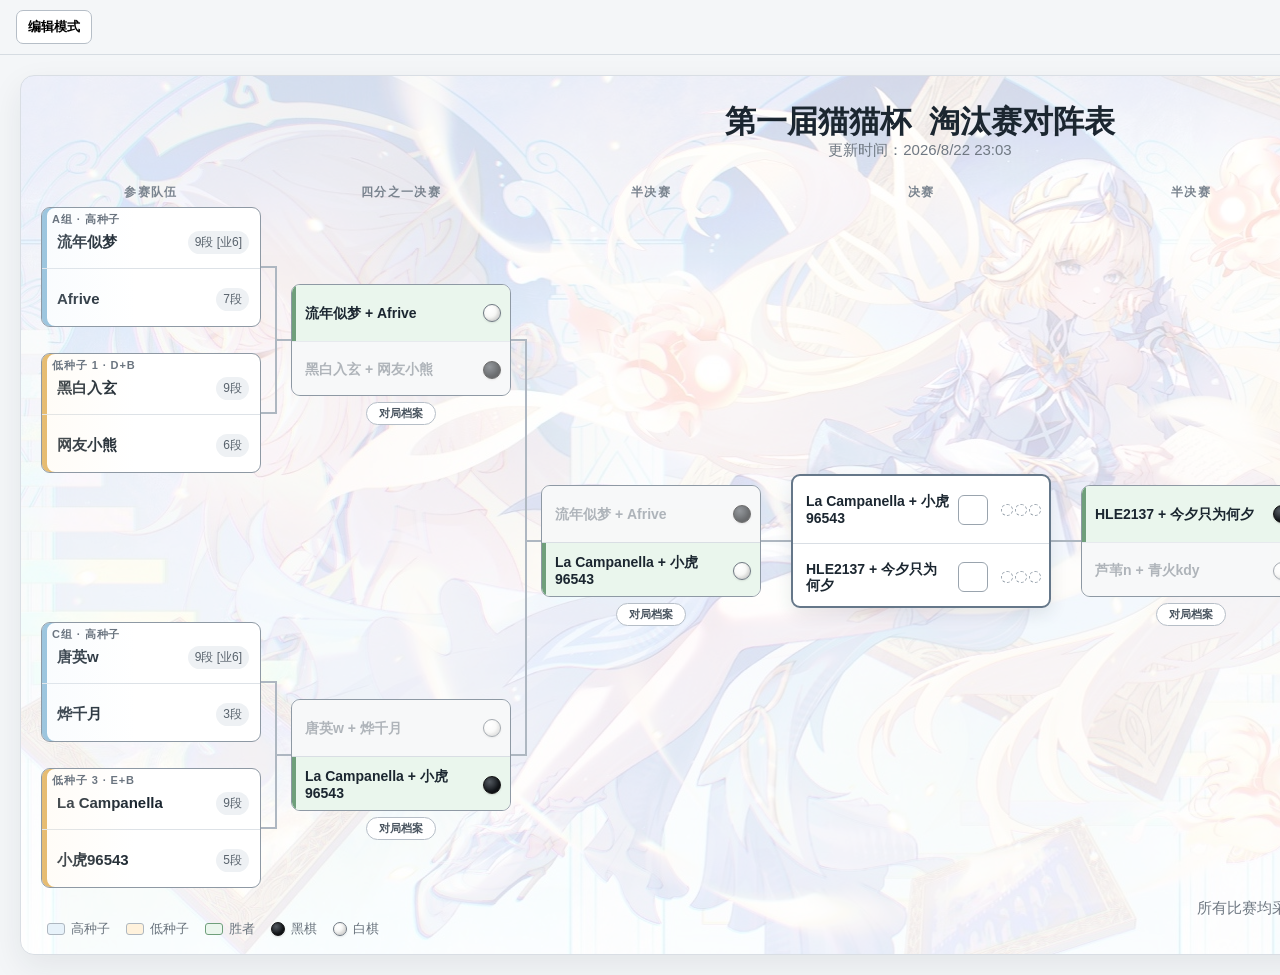
<file: index.html>
<!DOCTYPE html>
<html lang="zh-CN">
<head>
<meta charset="utf-8">
<meta name="viewport" content="width=device-width, initial-scale=1">
<title>第一届猫猫杯</title>
<link rel="stylesheet" href="styles.css">
</head>
<body>
<!-- Everything below is built from data.json by js/main.js. This file holds no bracket
     markup and no results, so publishing a new result never touches it.
     Add ?admin to the URL for the editing controls. -->
<div class="toolbar" id="toolbar"></div>
<div class="wrap">
  <div class="canvas" id="bracket"></div>
</div>
<div id="modal-root"></div>
<script type="module" src="js/main.js"></script>
</body>
</html>
</file>
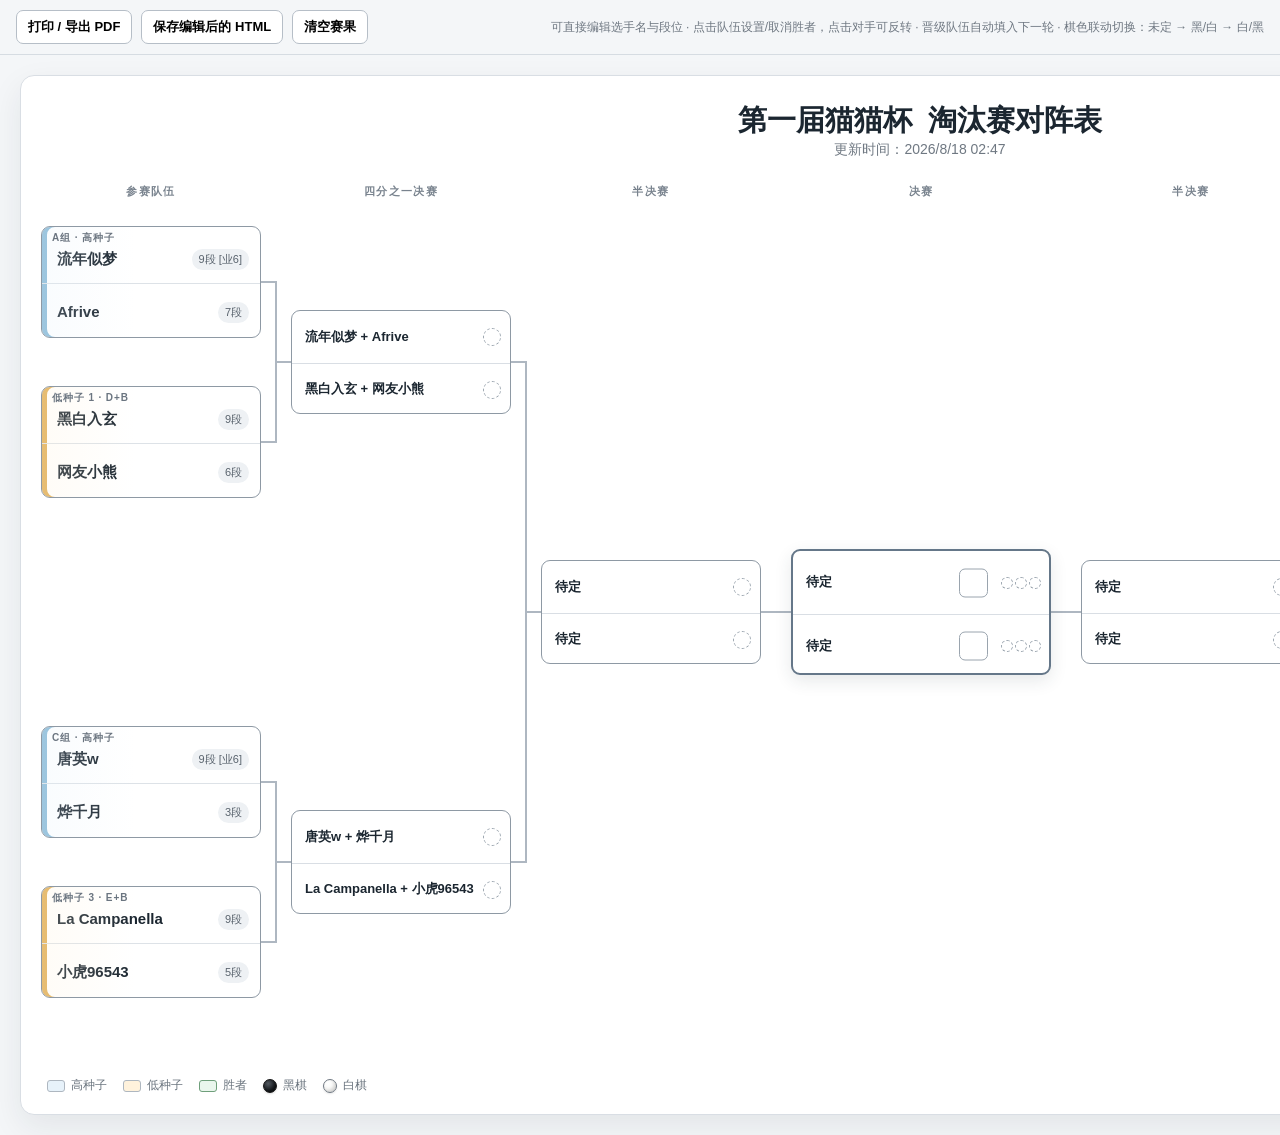
<file: elimination_bracket.html>
<!DOCTYPE html>
<html lang="zh-CN"><head>
<meta charset="utf-8">
<meta content="width=device-width, initial-scale=1" name="viewport">
<title>联棋淘汰赛对阵表</title>
<style>
:root{
  --ink:#1b2630; --muted:#6f7882; --line:#aeb7c1; --paper:#f4f6f8; --card:#ffffff;
  --upper:#e7f2fa; --lower:#fff2dc; --win:#eaf6ed; --win-line:#6f9f7b; --lose:#eef0f2; --gold:#d7ad38; --gold-bg:#fff7d8; --silver:#a7adb4; --silver-bg:#eef0f2;
}
*{box-sizing:border-box}
body{margin:0;background:var(--paper);color:var(--ink);font-family:"Lato",Arial,sans-serif}
.toolbar{position:sticky;top:0;z-index:50;display:flex;gap:9px;align-items:center;padding:10px 16px;background:rgba(244,246,248,.97);border-bottom:1px solid #d6dce2}
.toolbar button{font:700 13px "Lato",Arial,sans-serif;border:1px solid #b6bec7;border-radius:7px;background:#fff;padding:7px 11px;cursor:pointer}
.toolbar .hint{margin-left:auto;color:var(--muted);font-size:12px}
.wrap{overflow-x:auto;padding:20px}
.canvas{position:relative;width:1800px;height:1040px;margin:0 auto;background:#fff;border:1px solid #d9dee4;border-radius:14px;box-shadow:0 12px 32px rgba(27,38,48,.08);overflow:hidden}
.title{position:absolute;top:25px;left:0;width:100%;text-align:center;font-size:29px;font-weight:900}
.subtitle{position:absolute;top:65px;left:0;width:100%;text-align:center;color:var(--muted);font-size:14px}
.layer{position:absolute;top:108px;transform:translateX(-50%);font-size:11px;font-weight:900;letter-spacing:1.35px;color:#79838e}
.paths{position:absolute;inset:0;z-index:1;pointer-events:none}
.paths path{fill:none;stroke:var(--line);stroke-width:2;stroke-linecap:square;stroke-linejoin:miter}
.card{position:absolute;z-index:3;background:var(--card);border:1.5px solid #8e99a4;border-radius:9px;overflow:hidden}
.candidate{width:220px;height:112px}
.candidate.upper{box-shadow:inset 5px 0 0 #86b8d6}
.candidate.lower{box-shadow:inset 5px 0 0 #dfac52}
.candidate.right.upper{box-shadow:inset -5px 0 0 #86b8d6}
.candidate.right.lower{box-shadow:inset -5px 0 0 #dfac52}
.seedtag{position:absolute;top:4px;left:10px;z-index:4;font-size:10px;font-weight:900;letter-spacing:.9px;color:#6b7580;text-transform:uppercase}
.player{height:56px;display:flex;align-items:center;justify-content:space-between;gap:8px;padding:14px 11px 5px 15px}
.player+.player{border-top:1px solid #dde2e7;padding-top:6px}
.name{font-size:15px;font-weight:900;line-height:1.1;min-width:0}
.rank{flex:0 0 auto;font-size:11px;color:#59636d;background:#eef1f4;border-radius:12px;padding:3px 7px;white-space:nowrap}
.candidate.upper:before,.candidate.lower:before{content:"";position:absolute;inset:0;pointer-events:none;opacity:.24}
.candidate.upper:before{background:linear-gradient(90deg,var(--upper),transparent 43%)}
.candidate.lower:before{background:linear-gradient(90deg,var(--lower),transparent 43%)}
.candidate.right.upper:before{background:linear-gradient(270deg,var(--upper),transparent 43%)}
.candidate.right.lower:before{background:linear-gradient(270deg,var(--lower),transparent 43%)}
.match{width:220px;height:104px}
.match.final{width:260px;height:126px;border-width:2px;border-color:#657789;box-shadow:0 6px 17px rgba(37,52,65,.11)}
.teamrow{position:relative;height:52px;display:flex;align-items:center;padding:8px 35px 8px 13px;transition:.15s ease;cursor:pointer}
.final .teamrow{height:63px;padding-right:99px}
.teamrow+.teamrow{border-top:1px solid #d9dee4}
.teamrow.winner{background:var(--win);box-shadow:inset 4px 0 0 var(--win-line)}
.final .teamrow.winner{background:var(--gold-bg);box-shadow:inset 5px 0 0 var(--gold);color:var(--ink);opacity:1}
.final .teamrow.loser{background:var(--silver-bg);box-shadow:inset 5px 0 0 var(--silver);color:#7e8790;opacity:.62}
.teamrow.winner .teamtext{font-weight:900}
.teamrow.loser{background:#f3f4f5;color:#7e8790;opacity:.62}
.teamtext{font-size:13px;font-weight:700;line-height:1.15;min-width:0}
.stone{position:absolute;right:9px;top:50%;transform:translateY(-50%);width:18px;height:18px;border-radius:50%;border:1px dashed #9aa4ae;background:transparent;cursor:pointer;box-shadow:none}
.stone.black{background:radial-gradient(circle at 35% 30%,#535960 0%,#15191d 62%,#06080a 100%);border:1px solid #111;box-shadow:inset -2px -2px 3px rgba(0,0,0,.18),0 1px 2px rgba(0,0,0,.14)}
.stone.white{background:radial-gradient(circle at 35% 30%,#fff 0%,#f5f5f3 65%,#d7d9db 100%);border:1px solid #6f7882;box-shadow:inset -2px -2px 3px rgba(0,0,0,.12),0 1px 2px rgba(0,0,0,.10)}
.score{position:absolute;right:61px;top:50%;transform:translateY(-50%);width:29px;height:29px;border:1px solid #9aa4ae;border-radius:6px;background:#fff;text-align:center;color:var(--ink);font:900 15px "Lato",Arial,sans-serif}
.finalstones{position:absolute;right:8px;top:50%;transform:translateY(-50%);display:flex;gap:2px}
.finalstones .stone{position:static;transform:none;width:12px;height:12px}
[contenteditable=true]{outline:none}
[contenteditable=true]:focus{background:#fff7c9!important;box-shadow:inset 0 0 0 2px #e7c34e;border-radius:3px}
.footer{position:absolute;left:26px;right:26px;bottom:20px;display:flex;align-items:flex-end;gap:18px;color:#69737d;font-size:12px}
.legend{display:flex;align-items:center;gap:16px;flex-wrap:wrap}
.chip{display:inline-flex;align-items:center;gap:6px}.swatch{width:18px;height:12px;border:1px solid #aeb7c0;border-radius:3px}.swatch.upper{background:var(--upper)}.swatch.lower{background:var(--lower)}.swatch.win{background:var(--win);border-color:var(--win-line)}
.note{margin-left:auto;max-width:760px;text-align:right;line-height:1.35}
@media print{body{background:#fff}.toolbar{display:none}.wrap{padding:0;overflow:visible}.canvas{border:none;box-shadow:none}}
</style>
</head>
<body>
<div class="toolbar">
<button onclick="window.print()">打印 / 导出 PDF</button>
<button onclick="downloadEdited()">保存编辑后的 HTML</button>
<button onclick="clearResults()">清空赛果</button>
<span class="hint">可直接编辑选手名与段位 · 点击队伍设置/取消胜者，点击对手可反转 · 晋级队伍自动填入下一轮 · 棋色联动切换：未定 → 黑/白 → 白/黑</span>
</div>
<div class="wrap">
<div class="canvas" id="bracket">
<div class="title" contenteditable="true">第一届猫猫杯&nbsp; 淘汰赛对阵表</div>
<div class="subtitle" contenteditable="true">更新时间：2026/8/18 02:47</div>
<div class="layer" style="left:130px">参赛队伍</div>
<div class="layer" style="left:380px">四分之一决赛</div>
<div class="layer" style="left:630px">半决赛</div>
<div class="layer" style="left:900px">决赛</div>
<div class="layer" style="left:1170px">半决赛</div>
<div class="layer" style="left:1420px">四分之一决赛</div>
<div class="layer" style="left:1670px">参赛队伍</div>
<svg aria-hidden="true" class="paths" height="1040" viewBox="0 0 1800 1040" width="1800">
<!-- left candidates -> quarterfinals -->
<path d="M240 206 H255 V366 M240 366 H255 M255 286 H270"></path>
<path d="M240 706 H255 V866 M240 866 H255 M255 786 H270"></path>
<!-- left quarterfinals -> semifinal -->
<path d="M490 286 H505 V786 M490 786 H505 M505 536 H520"></path>
<!-- left semifinal -> final -->
<path d="M740 536 H770"></path>
<!-- right final -> semifinal -->
<path d="M1030 536 H1060"></path>
<!-- right semifinal -> quarterfinals -->
<path d="M1280 536 H1295 V286 M1295 786 V536 M1295 286 H1310 M1295 786 H1310"></path>
<!-- right quarterfinals -> candidates -->
<path d="M1530 286 H1545 V206 M1545 366 V286 M1545 206 H1560 M1545 366 H1560"></path>
<path d="M1530 786 H1545 V706 M1545 866 V786 M1545 706 H1560 M1545 866 H1560"></path>
</svg>
<!-- LEFT CANDIDATES: QF 1 -->
<div class="card candidate upper" style="left:20px;top:150px">
<div class="seedtag">A组 · 高种子</div>
<div class="player"><span class="name" contenteditable="true">流年似梦</span><span class="rank" contenteditable="true">9段 [业6]</span></div>
<div class="player"><span class="name" contenteditable="true">Afrive</span><span class="rank" contenteditable="true">7段</span></div>
</div>
<div class="card candidate lower" style="left:20px;top:310px">
<div class="seedtag">低种子 1 · D+B</div>
<div class="player"><span class="name" contenteditable="true">黑白入玄</span><span class="rank" contenteditable="true">9段</span></div>
<div class="player"><span class="name" contenteditable="true">网友小熊</span><span class="rank" contenteditable="true">6段</span></div>
</div>
<!-- LEFT CANDIDATES: QF 2 -->
<div class="card candidate upper" style="left:20px;top:650px">
<div class="seedtag">C组 · 高种子</div>
<div class="player"><span class="name" contenteditable="true">唐英w</span><span class="rank" contenteditable="true">9段 [业6]</span></div>
<div class="player"><span class="name" contenteditable="true">烨千月</span><span class="rank" contenteditable="true">3段</span></div>
</div>
<div class="card candidate lower" style="left:20px;top:810px">
<div class="seedtag">低种子 3 · E+B</div>
<div class="player"><span class="name" contenteditable="true">La Campanella</span><span class="rank" contenteditable="true">9段</span></div>
<div class="player"><span class="name" contenteditable="true">小虎96543</span><span class="rank" contenteditable="true">5段</span></div>
</div>
<!-- LEFT QF -->
<div class="card match" data-next-match="sf1" data-next-slot="0" id="qf1" style="left:270px;top:234px">
<div class="teamrow" onclick="toggleMatchResult(event,this)"><span class="teamtext">流年似梦 + Afrive</span><span class="stone" onclick="toggleStone(event,this)"></span></div>
<div class="teamrow" onclick="toggleMatchResult(event,this)"><span class="teamtext">黑白入玄 + 网友小熊</span><span class="stone" onclick="toggleStone(event,this)"></span></div>
</div>
<div class="card match" data-next-match="sf1" data-next-slot="1" id="qf2" style="left:270px;top:734px">
<div class="teamrow" onclick="toggleMatchResult(event,this)"><span class="teamtext">唐英w + 烨千月</span><span class="stone" onclick="toggleStone(event,this)"></span></div>
<div class="teamrow" onclick="toggleMatchResult(event,this)"><span class="teamtext">La Campanella + 小虎96543</span><span class="stone" onclick="toggleStone(event,this)"></span></div>
</div>
<!-- LEFT SF -->
<div class="card match" data-next-match="final" data-next-slot="0" id="sf1" style="left:520px;top:484px">
<div class="teamrow" onclick="toggleMatchResult(event,this)"><span class="teamtext">待定</span><span class="stone" onclick="toggleStone(event,this)"></span></div>
<div class="teamrow" onclick="toggleMatchResult(event,this)"><span class="teamtext">待定</span><span class="stone" onclick="toggleStone(event,this)"></span></div>
</div>
<!-- FINAL -->
<div class="card match final" id="final" style="left:770px;top:473px">
<div class="teamrow" onclick="toggleMatchResult(event,this)"><span class="teamtext">待定</span><input class="score" onclick="event.stopPropagation()" value=""><span class="finalstones"><span class="stone" onclick="toggleStone(event,this)"></span><span class="stone" onclick="toggleStone(event,this)"></span><span class="stone" onclick="toggleStone(event,this)"></span></span></div>
<div class="teamrow" onclick="toggleMatchResult(event,this)"><span class="teamtext">待定</span><input class="score" onclick="event.stopPropagation()" value=""><span class="finalstones"><span class="stone" onclick="toggleStone(event,this)"></span><span class="stone" onclick="toggleStone(event,this)"></span><span class="stone" onclick="toggleStone(event,this)"></span></span></div>
</div>
<!-- RIGHT SF -->
<div class="card match" data-next-match="final" data-next-slot="1" id="sf2" style="left:1060px;top:484px">
<div class="teamrow" onclick="toggleMatchResult(event,this)"><span class="teamtext">待定</span><span class="stone" onclick="toggleStone(event,this)"></span></div>
<div class="teamrow" onclick="toggleMatchResult(event,this)"><span class="teamtext">待定</span><span class="stone" onclick="toggleStone(event,this)"></span></div>
</div>
<!-- RIGHT QF -->
<div class="card match" data-next-match="sf2" data-next-slot="0" id="qf3" style="left:1310px;top:234px">
<div class="teamrow" onclick="toggleMatchResult(event,this)"><span class="teamtext">水北天南 + Yuyuko0x0</span><span class="stone" onclick="toggleStone(event,this)"></span></div>
<div class="teamrow" onclick="toggleMatchResult(event,this)"><span class="teamtext">HLE2137 + 今夕只为何夕</span><span class="stone" onclick="toggleStone(event,this)"></span></div>
</div>
<div class="card match" data-next-match="sf2" data-next-slot="1" id="qf4" style="left:1310px;top:734px">
<div class="teamrow" onclick="toggleMatchResult(event,this)"><span class="teamtext">酒寄辉夜 + 鸽子诗人</span><span class="stone" onclick="toggleStone(event,this)"></span></div>
<div class="teamrow" onclick="toggleMatchResult(event,this)"><span class="teamtext">芦苇n + 青火kdy</span><span class="stone" onclick="toggleStone(event,this)"></span></div>
</div>
<!-- RIGHT CANDIDATES: QF 3 -->
<div class="card candidate right upper" style="left:1560px;top:150px">
<div class="seedtag">B组 · 高种子</div>
<div class="player"><span class="name" contenteditable="true">水北天南</span><span class="rank" contenteditable="true">9段 [业6]</span></div>
<div class="player"><span class="name" contenteditable="true">Yuyuko0x0</span><span class="rank" contenteditable="true">7段</span></div>
</div>
<div class="card candidate right upper" style="left:1560px;top:310px">
<div class="seedtag">D组 · 高种子</div>
<div class="player"><span class="name" contenteditable="true">HLE2137</span><span class="rank" contenteditable="true">8段</span></div>
<div class="player"><span class="name" contenteditable="true">今夕只为何夕</span><span class="rank" contenteditable="true">5段</span></div>
</div>
<!-- RIGHT CANDIDATES: QF 4 -->
<div class="card candidate right upper" style="left:1560px;top:650px">
<div class="seedtag">E组 · 高种子</div>
<div class="player"><span class="name" contenteditable="true">酒寄辉夜</span><span class="rank" contenteditable="true">9段</span></div>
<div class="player"><span class="name" contenteditable="true">鸽子诗人</span><span class="rank" contenteditable="true">6段</span></div>
</div>
<div class="card candidate right lower" style="left:1560px;top:810px">
<div class="seedtag">低种子 2 · C+A</div>
<div class="player"><span class="name" contenteditable="true">芦苇n</span><span class="rank" contenteditable="true">9段 [业6]</span></div>
<div class="player"><span class="name" contenteditable="true">青火kdy</span><span class="rank" contenteditable="true">7段</span></div>
</div>
<div class="footer">
<div class="legend">
<span class="chip"><span class="swatch upper"></span>高种子</span>
<span class="chip"><span class="swatch lower"></span>低种子</span>
<span class="chip"><span class="swatch win"></span>胜者</span>
<span class="chip"><span class="stone black" style="position:static;transform:none;width:14px;height:14px"></span>黑棋</span>
<span class="chip"><span class="stone white" style="position:static;transform:none;width:14px;height:14px"></span>白棋</span>
</div>
<div class="note" contenteditable="true"><div><span style="color: rgb(111, 120, 130); font-size: 14px; text-align: center;">比赛用时为每方40分钟+3次40秒读秒</span></div><span style="color: rgb(111, 120, 130); font-size: 14px; text-align: center;">最终解释权归猫猫所有</span></div>
</div>
</div>
</div>
<script>
function toggleStone(e, el) {
  e.stopPropagation();
  const row = el.closest('.teamrow');
  const match = el.closest('.match');
  if (!row || !match) return;
  const rows = getRows(match);
  const rowIndex = rows.indexOf(row);
  const other = rows[1 - rowIndex];
  if (!other) return;

  // For BO3, pair stones by game index. For BO1, the index is simply 0.
  const ownStones = Array.from(row.querySelectorAll('.stone'));
  const otherStones = Array.from(other.querySelectorAll('.stone'));
  const stoneIndex = ownStones.indexOf(el);
  const opp = otherStones[stoneIndex];
  if (!opp) return;

  const ownIsBlack = el.classList.contains('black');
  const ownIsWhite = el.classList.contains('white');

  el.classList.remove('black', 'white');
  opp.classList.remove('black', 'white');

  if (!ownIsBlack && !ownIsWhite) {
    el.classList.add('black');
    opp.classList.add('white');
  } else if (ownIsBlack) {
    el.classList.add('white');
    opp.classList.add('black');
  }
  // If own stone was white, both return to unknown.
}

function getRows(match) {
  return Array.from(match.children).filter(el => el.classList && el.classList.contains('teamrow'));
}

function getWinner(match) {
  return getRows(match).find(r => r.classList.contains('winner')) || null;
}

function clearMatchState(match, clearScores = true) {
  getRows(match).forEach(r => r.classList.remove('winner', 'loser'));
  if (clearScores) match.querySelectorAll('.score').forEach(s => s.value = '');
}

function setDownstreamSlot(matchId, slot, teamName) {
  const target = document.getElementById(matchId);
  if (!target) return;
  const rows = getRows(target);
  if (!rows[slot]) return;
  rows[slot].querySelector('.teamtext').textContent = teamName || '待定';
}

function invalidateFrom(match) {
  clearMatchState(match);
  const nextId = match.dataset.nextMatch;
  if (!nextId) return;
  const next = document.getElementById(nextId);
  const slot = Number(match.dataset.nextSlot);
  setDownstreamSlot(nextId, slot, '待定');
  invalidateFrom(next);
}

function propagateFrom(match) {
  const nextId = match.dataset.nextMatch;
  if (!nextId) return;
  const winner = getWinner(match);
  const next = document.getElementById(nextId);
  const slot = Number(match.dataset.nextSlot);

  // Any changed feeder invalidates results already entered downstream.
  clearMatchState(next);
  if (next.id === 'final') next.querySelectorAll('.score').forEach(s => s.value = '');

  const teamName = winner ? winner.querySelector('.teamtext').textContent.trim() : '待定';
  setDownstreamSlot(nextId, slot, teamName);

  // Since the downstream winner is now unknown, anything after it is also unknown.
  const afterId = next.dataset.nextMatch;
  if (afterId) {
    setDownstreamSlot(afterId, Number(next.dataset.nextSlot), '待定');
    const after = document.getElementById(afterId);
    clearMatchState(after);
    if (after.id === 'final') after.querySelectorAll('.score').forEach(s => s.value = '');
  }
}

function toggleMatchResult(e, row) {
  // Stones and BO3 score fields have their own controls.
  if (e.target.closest('.stone, input')) return;
  const match = row.closest('.match');
  if (!match) return;
  const rows = getRows(match);
  const other = rows.find(r => r !== row);

  // Clicking the current winner clears the result; clicking either neutral/loser row makes it winner.
  if (row.classList.contains('winner')) {
    row.classList.remove('winner', 'loser');
    if (other) other.classList.remove('winner', 'loser');
  } else {
    row.classList.remove('loser');
    row.classList.add('winner');
    if (other) {
      other.classList.remove('winner');
      other.classList.add('loser');
    }
  }
  propagateFrom(match);
}

function clearResults() {
  document.querySelectorAll('.match').forEach(m => clearMatchState(m));
  document.querySelectorAll('.match .stone').forEach(s => s.classList.remove('black', 'white'));
  document.querySelectorAll('.score').forEach(s => s.value = '');
  ['sf1','sf2','final'].forEach(id => {
    const m = document.getElementById(id);
    getRows(m).forEach(r => r.querySelector('.teamtext').textContent = '待定');
  });
}

function downloadEdited() {
  document.querySelectorAll('input').forEach(i => i.setAttribute('value', i.value));
  const html = '<!DOCTYPE html>\n' + document.documentElement.outerHTML;
  const blob = new Blob([html], {type:'text/html'});
  const a = document.createElement('a');
  a.href = URL.createObjectURL(blob);
  a.download = 'rengo_knockout_bracket_edited.html';
  document.body.appendChild(a);
  a.click();
  a.remove();
  setTimeout(() => URL.revokeObjectURL(a.href), 1000);
}
</script>


</body></html>
</file>
<file: styles.css>
/* Styling for the bracket page. Loaded by index.html in all three modes (public
   view, public edit, admin) -- there is no second copy of any of this anywhere. */

:root{
  --ink:#1b2630; --muted:#6f7882; --line:#aeb7c1; --paper:#f4f6f8; --card:#ffffff;
  --upper:#e7f2fa; --lower:#fff2dc; --win:#eaf6ed; --win-line:#6f9f7b; --lose:#eef0f2;
  --gold:#d7ad38; --gold-bg:#fff7d8; --silver:#a7adb4; --silver-bg:#eef0f2;
}
*{box-sizing:border-box}
body{margin:0;background:var(--paper);color:var(--ink);font-family:"Lato",-apple-system,"Segoe UI",Roboto,Arial,sans-serif}

/* --- Toolbar (contents are built per mode by js/toolbar.js) --- */
.toolbar{position:sticky;top:0;z-index:50;display:flex;gap:9px;align-items:center;padding:10px 16px;background:rgba(244,246,248,.97);border-bottom:1px solid #d6dce2}
.toolbar button{font:700 13px "Lato",-apple-system,"Segoe UI",Roboto,Arial,sans-serif;border:1px solid #b6bec7;border-radius:7px;background:#fff;padding:7px 11px;cursor:pointer}
.toolbar button.primary{border-color:#6f9f7b;background:var(--win);color:#2f4a37}
.toolbar .hint{margin-left:auto;color:var(--muted);font-size:13px}
.toolbar .status{font-size:12px;font-weight:700;padding:3px 8px;border-radius:11px;border:1px solid #c8ced5;color:var(--muted);background:#fff}
.toolbar .status.ok{border-color:#6f9f7b;background:var(--win);color:#2f4a37}

/* --- Bracket canvas --- */
.wrap{overflow-x:auto;padding:20px}
.canvas{position:relative;width:1800px;height:880px;margin:0 auto;background:#fff;border:1px solid #d9dee4;border-radius:14px;box-shadow:0 12px 32px rgba(27,38,48,.08);overflow:hidden}
#bgCanvas{position:absolute;inset:0;width:1800px;height:880px;opacity:.2;z-index:0}
.title{position:absolute;top:25px;left:0;width:100%;text-align:center;font-size:31px;font-weight:900}
.subtitle{position:absolute;top:65px;left:0;width:100%;text-align:center;color:var(--muted);font-size:15px}
.layer{position:absolute;top:108px;transform:translateX(-50%);font-size:12px;font-weight:900;letter-spacing:1.35px;color:#79838e}
.paths{position:absolute;inset:0;z-index:1;pointer-events:none}
.paths path{fill:none;stroke:var(--line);stroke-width:2;stroke-linecap:square;stroke-linejoin:miter}

/* --- Candidate cards --- */
.card{position:absolute;z-index:3;background:var(--card);border:1.5px solid #8e99a4;border-radius:9px;overflow:hidden}
.candidate{width:220px;height:120px}
.candidate.upper{box-shadow:inset 5px 0 0 #86b8d6}
.candidate.lower{box-shadow:inset 5px 0 0 #dfac52}
.candidate.right.upper{box-shadow:inset -5px 0 0 #86b8d6}
.candidate.right.lower{box-shadow:inset -5px 0 0 #dfac52}
.seedtag{position:absolute;top:4px;left:10px;z-index:4;font-size:11px;font-weight:900;letter-spacing:.9px;color:#6b7580;text-transform:uppercase}
.player{height:60px;display:flex;align-items:center;justify-content:space-between;gap:8px;padding:14px 11px 5px 15px}
.player+.player{border-top:1px solid #dde2e7;padding-top:6px}
.name{font-size:15px;font-weight:900;line-height:1.1;min-width:0}
.rank{flex:0 0 auto;font-size:12px;color:#59636d;background:#eef1f4;border-radius:12px;padding:3px 7px;white-space:nowrap}
.candidate.upper:before,.candidate.lower:before{content:"";position:absolute;inset:0;pointer-events:none;opacity:.24}
.candidate.upper:before{background:linear-gradient(90deg,var(--upper),transparent 43%)}
.candidate.lower:before{background:linear-gradient(90deg,var(--lower),transparent 43%)}
.candidate.right.upper:before{background:linear-gradient(270deg,var(--upper),transparent 43%)}
.candidate.right.lower:before{background:linear-gradient(270deg,var(--lower),transparent 43%)}

/* --- Match cards --- */
.match{width:220px;height:112px}
.match.final{width:260px;height:134px;border-width:2px;border-color:#657789;box-shadow:0 6px 17px rgba(37,52,65,.11)}
.teamrow{position:relative;height:56px;display:flex;align-items:center;padding:8px 35px 8px 13px;transition:.15s ease;cursor:pointer}
.final .teamrow{height:67px;padding-right:99px}
.teamrow+.teamrow{border-top:1px solid #d9dee4}
.teamrow.winner{background:var(--win);box-shadow:inset 4px 0 0 var(--win-line)}
.final .teamrow.winner{background:var(--gold-bg);box-shadow:inset 5px 0 0 var(--gold);color:var(--ink);opacity:1}
.final .teamrow.loser{background:var(--silver-bg);box-shadow:inset 5px 0 0 var(--silver);color:#7e8790;opacity:.62}
.final .teamrow.leading{background:var(--win);box-shadow:inset 5px 0 0 var(--win-line);color:var(--ink);opacity:1}
.teamrow.winner .teamtext{font-weight:900}
.teamrow.loser{background:#f3f4f5;color:#7e8790;opacity:.62}
.teamtext{font-size:14px;font-weight:700;line-height:1.15;min-width:0}
.stone{position:absolute;right:9px;top:50%;transform:translateY(-50%);width:18px;height:18px;border-radius:50%;border:1px dashed #9aa4ae;background:transparent;cursor:pointer;box-shadow:none}
.stone.black{background:radial-gradient(circle at 35% 30%,#535960 0%,#15191d 62%,#06080a 100%);border:1px solid #111;box-shadow:inset -2px -2px 3px rgba(0,0,0,.18),0 1px 2px rgba(0,0,0,.14)}
.stone.white{background:radial-gradient(circle at 35% 30%,#fff 0%,#f5f5f3 65%,#d7d9db 100%);border:1px solid #6f7882;box-shadow:inset -2px -2px 3px rgba(0,0,0,.12),0 1px 2px rgba(0,0,0,.10)}
.score{position:absolute;right:61px;top:50%;transform:translateY(-50%);width:30px;height:30px;display:flex;align-items:center;justify-content:center;border:1px solid #9aa4ae;border-radius:6px;background:#fff;color:var(--ink);font:900 16px "Lato",-apple-system,"Segoe UI",Roboto,Arial,sans-serif}
.finalstones{position:absolute;right:8px;top:50%;transform:translateY(-50%);display:flex;gap:2px}
.finalstones .stone{position:static;transform:none;width:12px;height:12px}

/* --- Footer --- */
.footer{position:absolute;left:26px;right:26px;bottom:16px;display:flex;align-items:flex-end;gap:18px;color:#69737d;font-size:13px}
.legend{display:flex;align-items:center;gap:16px;flex-wrap:wrap}
.chip{display:inline-flex;align-items:center;gap:6px}
.swatch{width:18px;height:12px;border:1px solid #aeb7c0;border-radius:3px}
.swatch.upper{background:var(--upper)}
.swatch.lower{background:var(--lower)}
.swatch.win{background:var(--win);border-color:var(--win-line)}
.note{margin-left:auto;max-width:760px;text-align:right;line-height:1.35;font-size:15px;color:var(--muted)}

/* --- Editing affordances --- */
[contenteditable=true]{outline:none}
[contenteditable=true]:focus{background:#fff7c9!important;box-shadow:inset 0 0 0 2px #e7c34e;border-radius:3px}
body:not(.editing) .teamrow,body:not(.editing) .stone,body:not(.editing) .score{cursor:default}
/* A shared screenshot of a locally-edited bracket shouldn't carry an official timestamp. */
body.edit-mode .subtitle{display:none}

/* --- Archive button under each match --- */
.archive-link{position:absolute;z-index:5;text-align:center}
.archive-link button{font:700 11px "Lato",-apple-system,"Segoe UI",Roboto,Arial,sans-serif;border:1px solid #b6bec7;border-radius:12px;background:#fff;padding:3px 12px;cursor:pointer;color:#4a5560}
.archive-link button:hover{background:#eef1f4}
.archive-link button.filled{border-color:#6f9f7b;background:var(--win);color:#2f4a37}
.archive-link button.filled:hover{background:#dcefe1}

/* --- Modal shared by the archive viewer and the admin archive editor --- */
.modal-overlay{position:fixed;inset:0;background:rgba(20,26,32,.55);z-index:100;display:flex;align-items:center;justify-content:center}
.modal-box{position:relative;background:#fff;border-radius:12px;padding:26px 28px;width:420px;max-width:90vw;max-height:85vh;overflow:auto;box-shadow:0 20px 60px rgba(0,0,0,.3)}
.modal-close{position:absolute;top:8px;right:12px;border:none;background:none;font-size:22px;line-height:1;cursor:pointer;color:var(--muted)}
.modal-box h3{margin:0 0 14px;font-size:16px}
.modal-actions{display:flex;gap:8px;margin-top:18px;justify-content:flex-end}
.modal-actions button{font:700 13px "Lato",-apple-system,"Segoe UI",Roboto,Arial,sans-serif;border:1px solid #b6bec7;border-radius:7px;background:#fff;padding:7px 14px;cursor:pointer}
.modal-actions button.primary{border-color:#6f9f7b;background:var(--win);color:#2f4a37}
.modal-actions button.danger{border-color:#c98a8a;color:#8a3a3a}
.archive-tabs{display:flex;gap:20px;flex-wrap:wrap;border-bottom:1px solid #d9dee4;margin-bottom:18px}
.archive-tabs button{font:700 11px "Lato",-apple-system,"Segoe UI",Roboto,Arial,sans-serif;text-transform:uppercase;letter-spacing:.6px;border:none;border-bottom:2px solid transparent;margin-bottom:-1px;background:none;padding:0 0 9px;cursor:pointer;color:#8a939c}
.archive-tabs button:hover{color:#4a5560}
.archive-tabs button.active{color:var(--ink);font-weight:900;border-bottom-color:#6f9f7b}

/* Read-only viewer rows */
.archive-field{margin-bottom:16px}
.archive-label{font-size:12px;font-weight:900;color:var(--muted);text-transform:uppercase;letter-spacing:.6px;margin-bottom:4px}
.archive-value{font-size:14px;line-height:1.5;white-space:pre-line}
.archive-value a{color:#2f6fa8;text-decoration:none;border-bottom:1px solid currentColor}

/* Admin editor form */
.archive-editor label{display:block;font-size:12px;font-weight:900;color:var(--muted);text-transform:uppercase;letter-spacing:.6px;margin:14px 0 4px}
.archive-editor label:first-of-type{margin-top:0}
.archive-editor textarea,.archive-editor input[type=text]{width:100%;border:1px solid #b6bec7;border-radius:6px;padding:6px 8px;font:14px "Lato",-apple-system,"Segoe UI",Roboto,Arial,sans-serif;resize:vertical}
.archive-editor textarea{min-height:56px}
.archive-editor .current{font-size:12px;color:var(--muted);margin-top:4px}

@media print{
  body{background:#fff}
  .toolbar{display:none}
  .wrap{padding:0;overflow:visible}
  .canvas{border:none;box-shadow:none}
}
</file>
